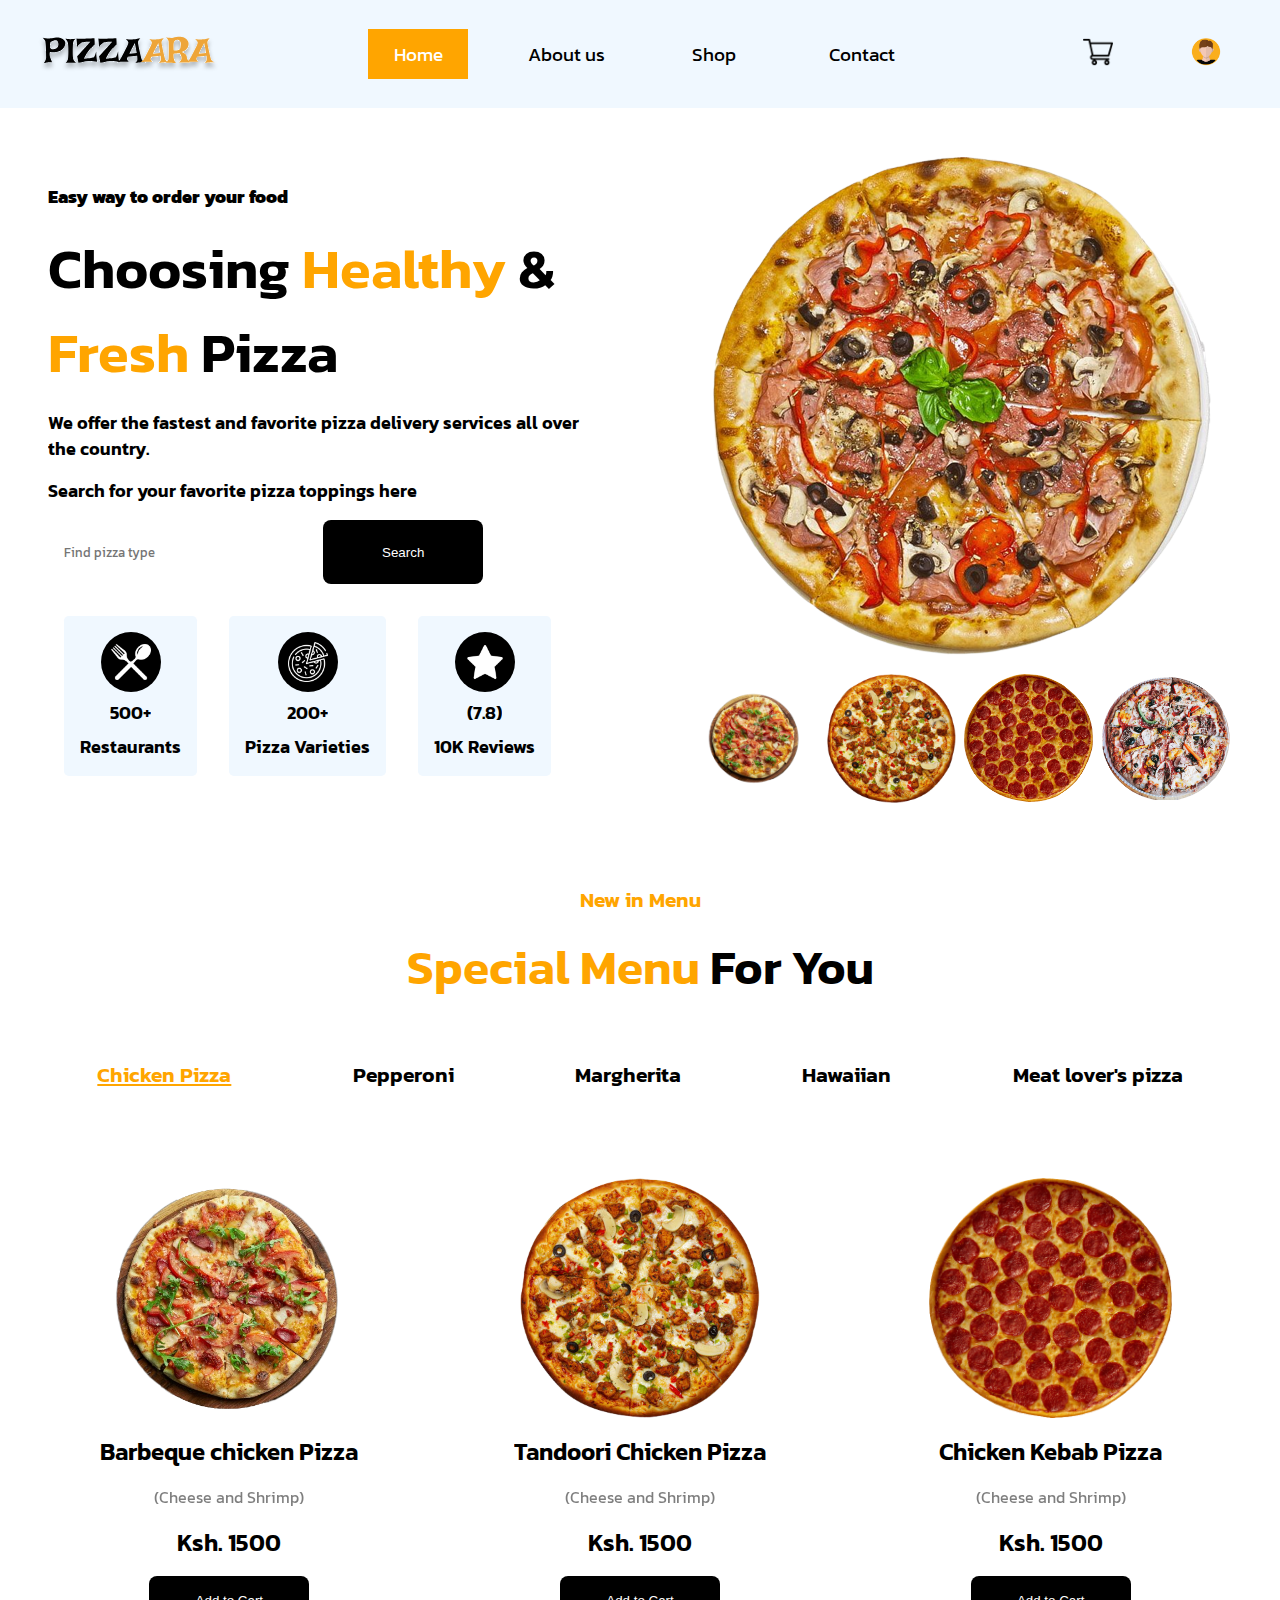
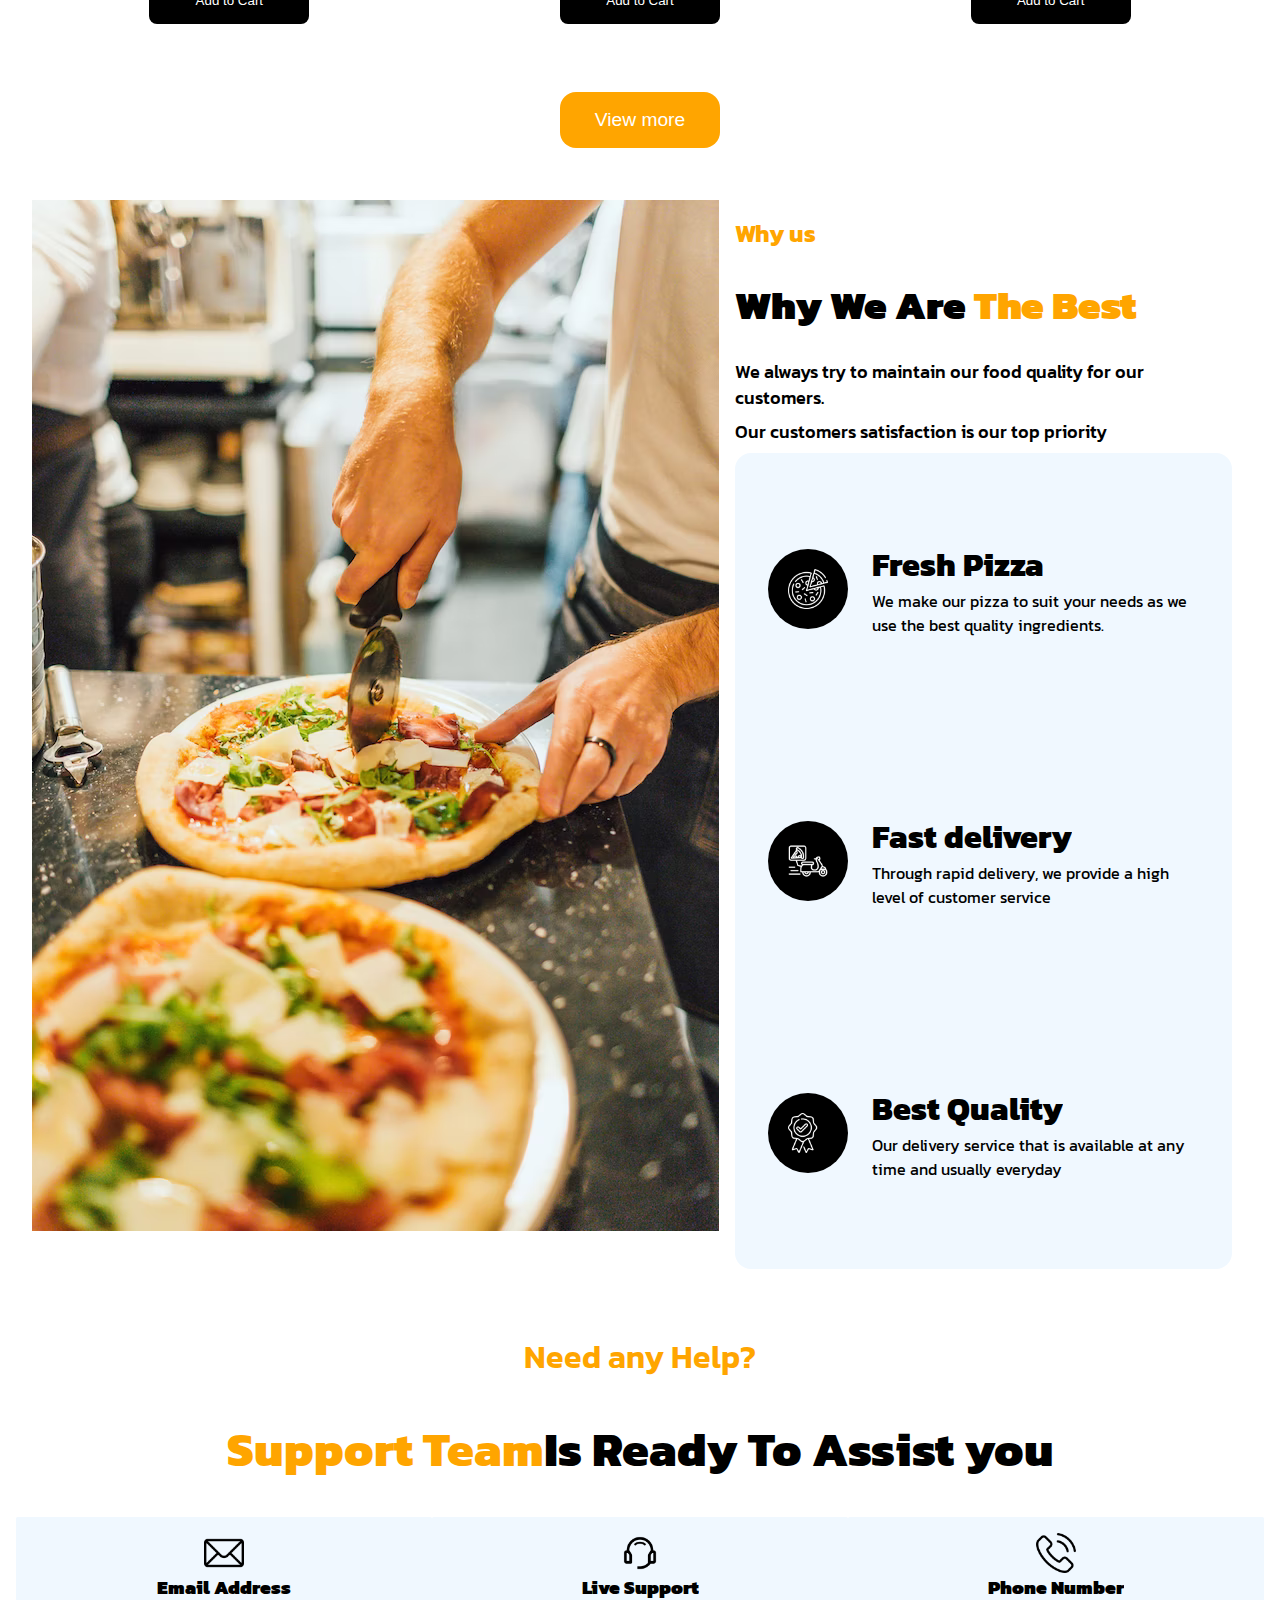
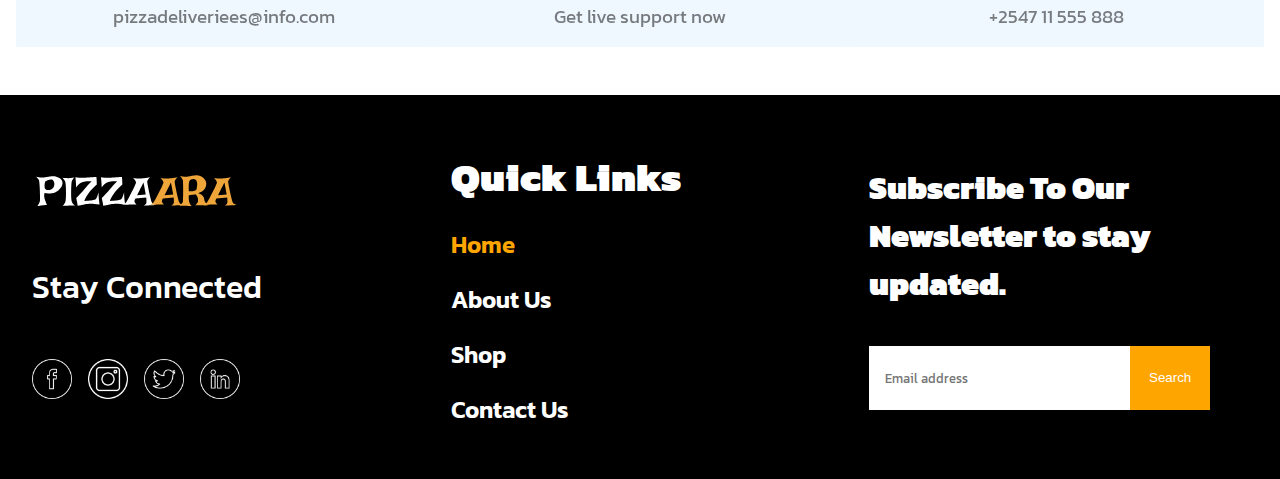
<file: pages/index.html>
<!DOCTYPE html>
<html lang="en">
  <head>
    <meta charset="UTF-8" />
    <meta http-equiv="X-UA-Compatible" content="IE=edge" />
    <meta name="viewport" content="width=device-width, initial-scale=1.0" />
    <link rel="stylesheet" href="/styles/home.css" />
    <link rel="preconnect" href="https://fonts.googleapis.com" />
    <link rel="preconnect" href="https://fonts.gstatic.com" crossorigin />
    <link
      href="https://fonts.googleapis.com/css2?family=Kanit:ital,wght@0,100;0,200;0,300;0,400;0,500;0,600;0,700;0,800;0,900;1,100;1,200;1,300;1,400;1,500;1,600;1,700;1,800;1,900&display=swap"
      rel="stylesheet"
    />
    <title>Pizzaara Deliveries</title>
  </head>
  <body>
    <!--Navigation Bar-->
    <div class="nav">
      <div class="logo">
        <img src="/pizzaara-deliveries (3)/images/logo.svg" alt="" />
      </div>
      <div class="links">
        <a class="active" href="#">Home</a>
        <a href="#">About us</a>
        <a href="/pages/shop.html">Shop</a>
        <a href="#">Contact</a>
      </div>
      <div class="icons">
        <a href="#"
          ><img src="/pizzaara-deliveries (3)/images/shopping-cart.png" alt=""
        /></a>
        <a href="#"
          ><img src="/pizzaara-deliveries (3)/images/avatar.png" alt=""
        /></a>
      </div>
    </div>

    <!-- Contents -->
    <section class="content-holder">
      <div class="right-content">
        <h3>Easy way to order your food</h3>
        <h1>Choosing <i>Healthy</i> & <i>Fresh</i> Pizza</h1>
        <p>
          We offer the fastest and favorite pizza delivery services all over the
          country.
        </p>
        <p>Search for your favorite pizza toppings here</p>

        <!-- Search-->
        <div class="search">
          <input
            type="text"
            name="search"
            id="search"
            placeholder="Find pizza type"
          />
          <button type="button">Search</button>
        </div>

        <!-- cards -->
        <div class="card-holder">
          <div class="card">
            <div class="img-wrapper">
              <img src="/pizzaara-deliveries (3)/images/cutlery.png" alt="" />
            </div>
            <p>500+</p>
            <p>Restaurants</p>
          </div>
          <div class="card">
            <div class="img-wrapper">
              <img
                src="/pizzaara-deliveries (3)/images/fresh-pizza.png"
                alt=""
              />
            </div>
            <p>200+</p>
            <p>Pizza Varieties</p>
          </div>
          <div class="card">
            <div class="img-wrapper">
              <img src="/pizzaara-deliveries (3)/images/star.png" alt="" />
            </div>
            <p>(7.8)</p>
            <p>10K Reviews</p>
          </div>
        </div>
      </div>

      <!-- right side -->
      <div class="left-content">
        <div class="hero">
          <img src="/pizzaara-deliveries (3)/images/hero-pizza.png" alt="" />
        </div>
        <div class="small-hero">
          <img src="/pizzaara-deliveries (3)/images/pizza-1.png" alt="" />
          <img src="/pizzaara-deliveries (3)/images/pizza-2.png" alt="" />
          <img src="/pizzaara-deliveries (3)/images/pizza-3.png" alt="" />
          <img src="/pizzaara-deliveries (3)/images/pizza-4.png" alt="" />
        </div>
      </div>
    </section>

    <section class="txt">
      <h4>New in Menu</h4>
      <h1><i>Special Menu</i> For You</h1>
    </section>

    <section class="underlined-text">
      <a class="active" href="#">Chicken Pizza</a>
      <a href="#">Pepperoni</a>
      <a href="#">Margherita</a>
      <a href="#">Hawaiian</a>
      <a href="#">Meat lover's pizza</a>
    </section>

    <section class="big-card">
      <div class="inner-card">
        <img src="/pizzaara-deliveries (3)/images/pizza-1.png" alt="" />
        <h3>Barbeque chicken Pizza</h3>
        <h4>(Cheese and Shrimp)</h4>
        <h2>Ksh. 1500</h2>
        <button type="button">Add to Cart</button>
      </div>
      <div class="inner-card">
        <img src="/pizzaara-deliveries (3)/images/pizza-2.png" alt="" />
        <h3>Tandoori Chicken Pizza</h3>
        <h4>(Cheese and Shrimp)</h4>
        <h2>Ksh. 1500</h2>
        <button type="button">Add to Cart</button>
      </div>
      <div class="inner-card">
        <img src="/pizzaara-deliveries (3)/images/pizza-3.png" alt="" />
        <h3>Chicken Kebab Pizza</h3>
        <h4>(Cheese and Shrimp)</h4>
        <h2>Ksh. 1500</h2>
        <button type="button">Add to Cart</button>
      </div>
    </section>

    <section class="btn-cover">
      <button type="submit">View more</button>
    </section>

    <section class="big-hero">
      <div class="left-big">
        <img src="/pizzaara-deliveries (3)/images/why-us.png" alt="" />
      </div>
      <div class="right-big">
        <h6>Why us</h6>
        <h5>Why We Are <i>The Best</i></h5>
        <h4>We always try to maintain our food quality for our customers.</h4>
        <h4>Our customers satisfaction is our top priority</h4>
        <div class="inner-right">
          <div class="inner-card-right">
            <div class="wrap-img">
              <img
                src="/pizzaara-deliveries (3)/images/fresh-pizza.png"
                alt=""
              />
            </div>
            <div class="para">
              <h1>Fresh Pizza</h1>
              <p>
                We make our pizza to suit your needs as we use the best quality
                ingredients.
              </p>
            </div>
          </div>
          <div class="inner-card-right">
            <div class="wrap-img">
              <img
                src="/pizzaara-deliveries (3)/images/fast-delivery.png"
                alt=""
              />
            </div>
            <div class="para">
              <h1>Fast delivery</h1>
              <p>
                Through rapid delivery, we provide a high level of customer
                service
              </p>
            </div>
          </div>
          <div class="inner-card-right">
            <div class="wrap-img">
              <img src="/pizzaara-deliveries (3)/images/quality.png" alt="" />
            </div>
            <div class="para">
              <h1>Best Quality</h1>
              <p>
                Our delivery service that is available at any time and usually
                everyday
              </p>
            </div>
          </div>
        </div>
      </div>
    </section>

    <section class="one">Need any Help?</section>
    <section class="two"><i> Support Team </i> Is Ready To Assist you</section>

    <section class="contacts">
      <div class="contact-holder">
        <img src="/pizzaara-deliveries (3)/images/mail.png" alt="" />
        <h2>Email Address</h2>
        <h3>pizzadeliveriees@info.com</h3>
      </div>
      <div class="contact-holder">
        <img src="/pizzaara-deliveries (3)/images/live-support.png" alt="" />
        <h2>Live Support</h2>
        <h3>Get live support now</h3>
      </div>
      <div class="contact-holder">
        <img src="/pizzaara-deliveries (3)/images/phone.png" alt="" />
        <h2>Phone Number</h2>
        <h3>+2547 11 555 888</h3>
      </div>
    </section>

    <footer class="footer">
      <div class="footer-holder-1">
        <img src="/pizzaara-deliveries (3)/images/logo_light.svg" alt="" />
        <h1>Stay Connected</h1>
        <div class="social-media">
          <img src="/pizzaara-deliveries (3)/images/facebook.png" alt="" />
          <img src="/pizzaara-deliveries (3)/images/instagram.png" alt="" />
          <img src="/pizzaara-deliveries (3)/images/twitter.png" alt="" />
          <img src="/pizzaara-deliveries (3)/images/linkedin.png" alt="" />
        </div>
      </div>
      <div class="footer-holder-2">
        <h1>Quick Links</h1>
        <a class="active" href="#">Home</a>
        <a href="#">About Us</a>
        <a href="/pages/shop.html">Shop</a>
        <a href="#">Contact Us</a>
      </div>

      <div class="footer-holder-3">
        <h1>Subscribe To Our Newsletter to stay updated.</h1>
        <div class="search-2">
          <input
            type="text"
            name="search"
            id="search"
            placeholder="Email address"
          />
          <button type="button">Search</button>
        </div>
      </div>
    </footer>
  </body>
</html>
</file>
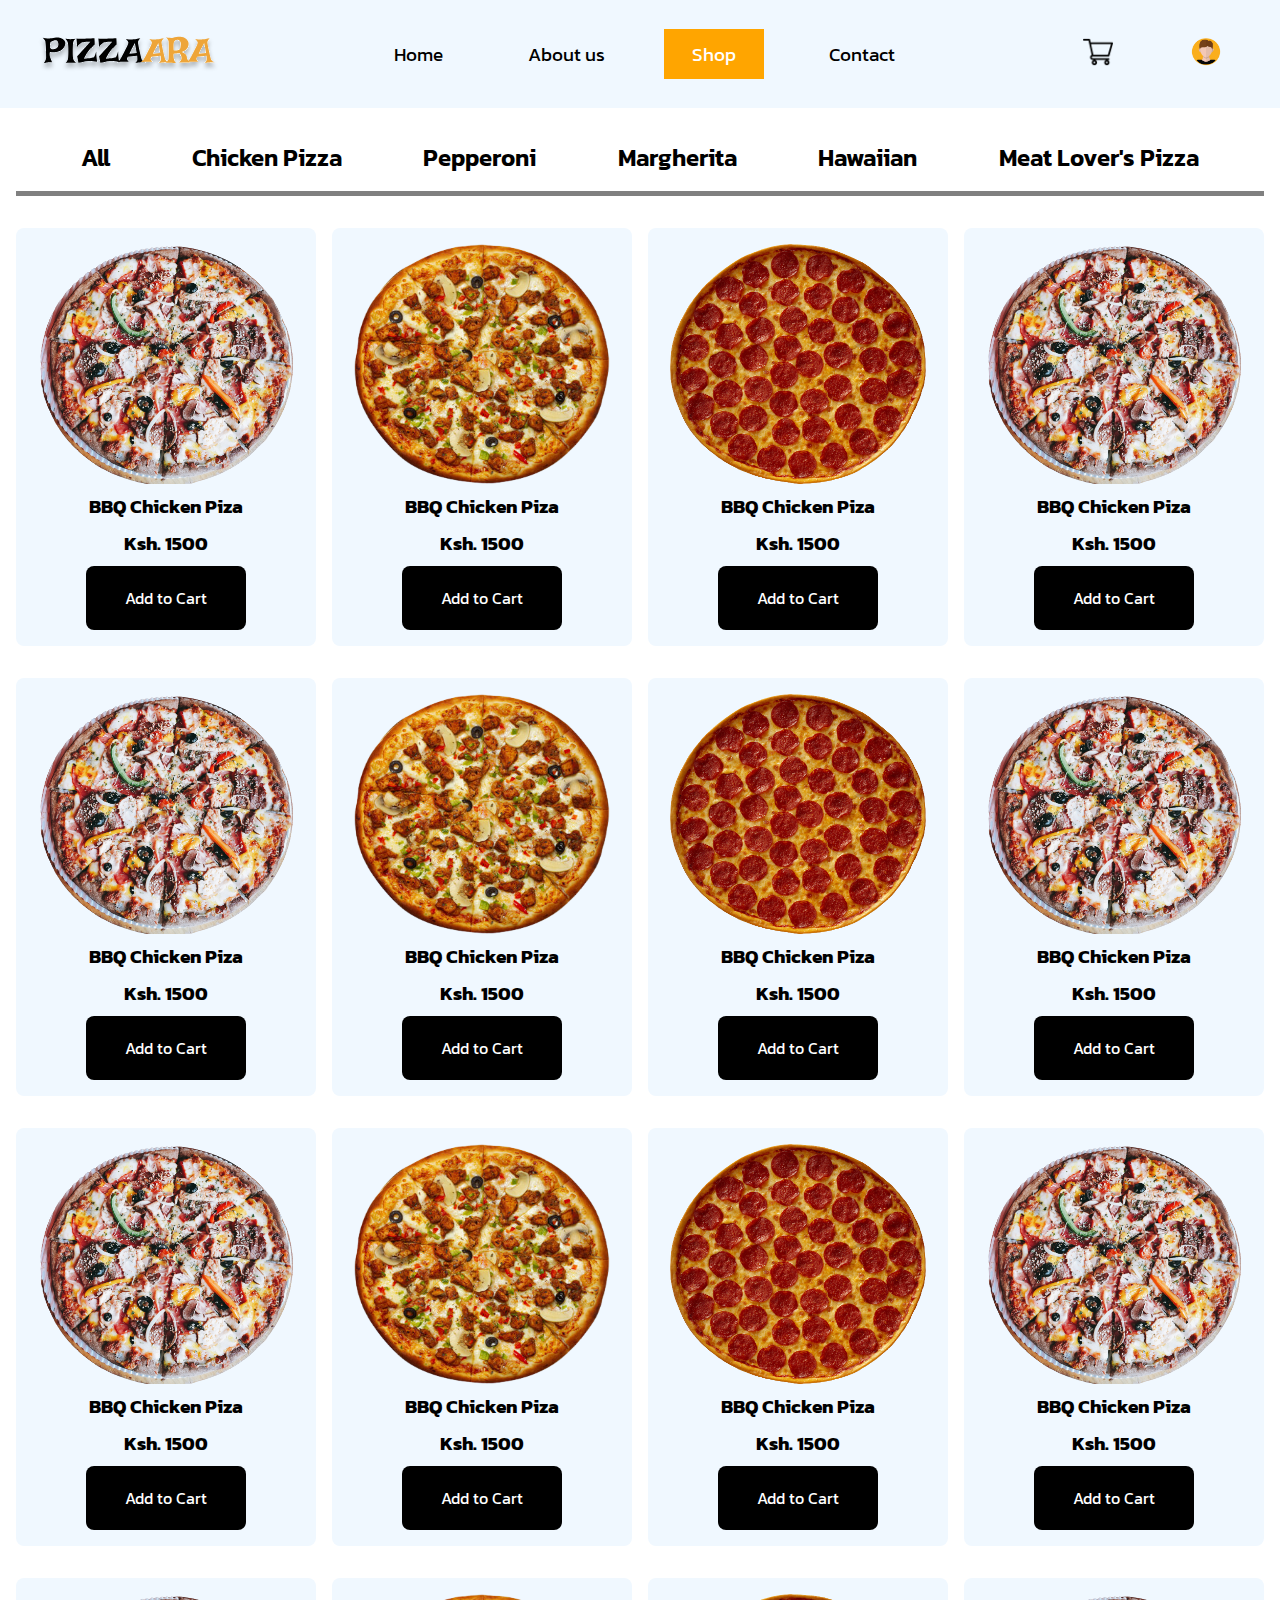
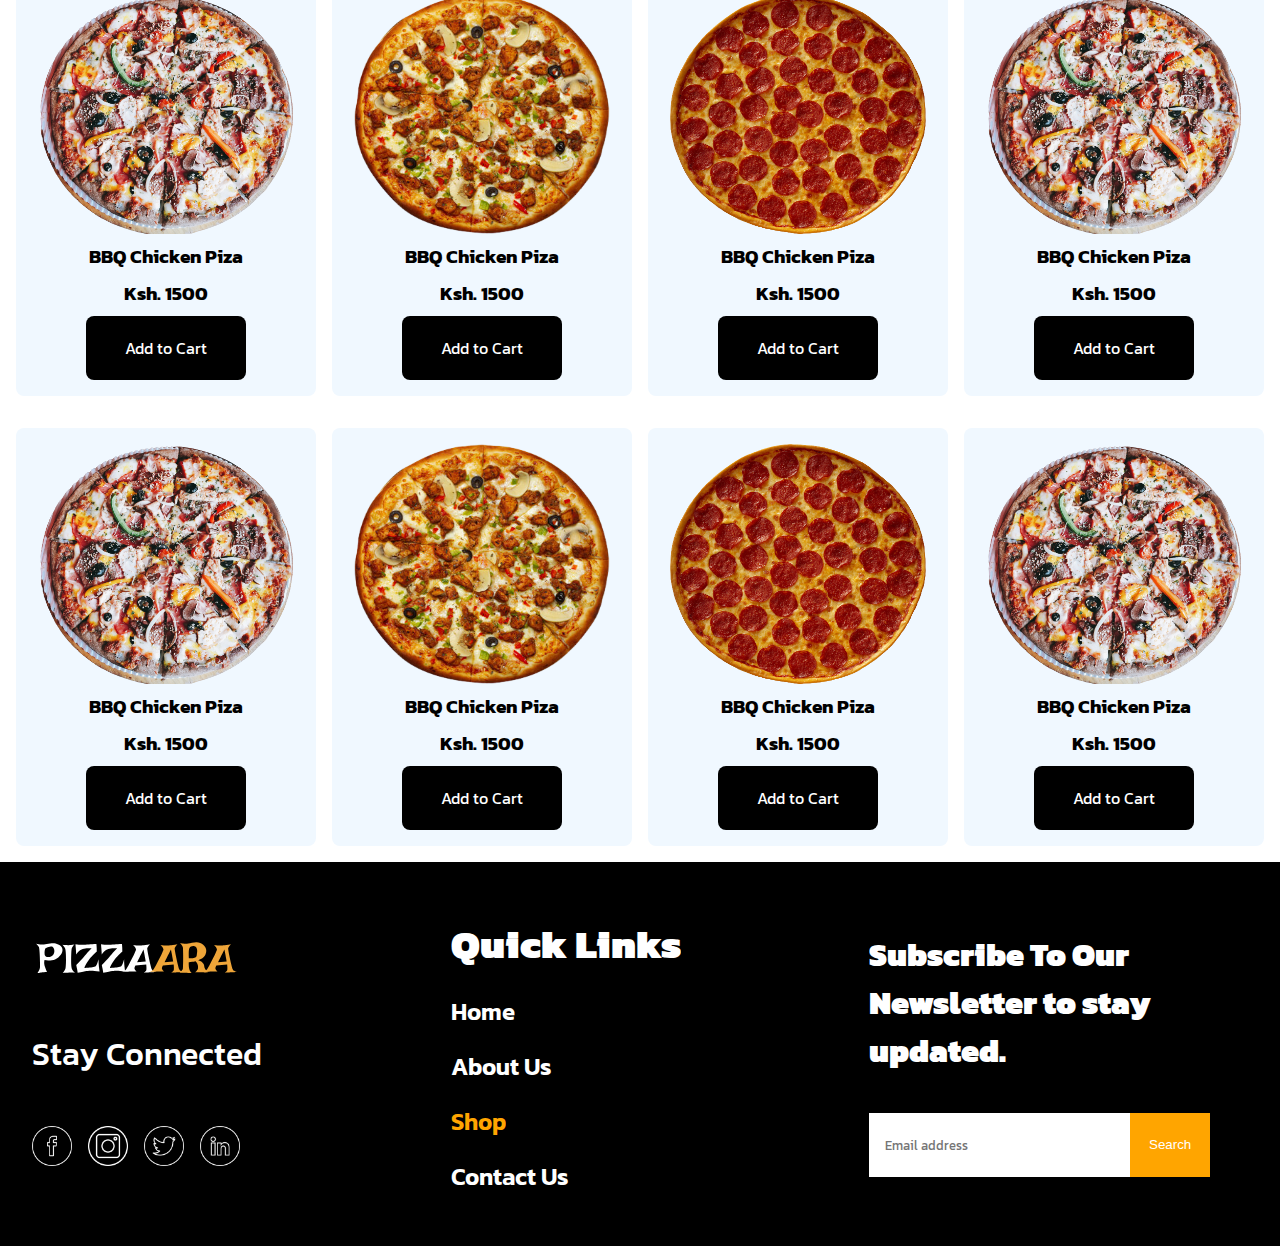
<file: pages/shop.html>
<!DOCTYPE html>
<html lang="en">
<head>
    <meta charset="UTF-8">
    <meta http-equiv="X-UA-Compatible" content="IE=edge">
    <meta name="viewport" content="width=device-width, initial-scale=1.0">
    <link rel="stylesheet" href="/styles/shop.css">
    <link rel="preconnect" href="https://fonts.googleapis.com">
<link rel="preconnect" href="https://fonts.gstatic.com" crossorigin>
<link href="https://fonts.googleapis.com/css2?family=Kanit:ital,wght@0,100;0,200;0,300;0,400;0,500;0,600;0,700;0,800;0,900;1,100;1,200;1,300;1,400;1,500;1,600;1,700;1,800;1,900&display=swap" rel="stylesheet">
    <title>Pizzaara Deliveries</title>
</head>
<body>
    <!--Navigation Bar Start-->
    <div class="nav">
        <div class="logo">
            <img src="/pizzaara-deliveries (3)/images/logo.svg" alt="">
        </div>
        <div class="links">
            <a href="/pages/home.html">Home</a>
            <a href="#">About us</a>
            <a class="active" href="/pages/shop.html">Shop</a>
            <a href="#">Contact</a>
        </div>
        <div class="icons">
            <a href="#"><img src="/pizzaara-deliveries (3)/images/shopping-cart.png" alt=""></a>
            <a href="#"><img src="/pizzaara-deliveries (3)/images/avatar.png" alt=""></a>
        </div>
    </div>
    <!-- Navigation Bar End-->

    <!-- Content Start-->

    <section class="shop-upper">
        <div class="shop-upper-links">
            <a href="">All</a>
            <a href="">Chicken Pizza</a>
            <a href="">Pepperoni</a>
            <a href="">Margherita</a>
            <a href="">Hawaiian</a>
            <a href="">Meat Lover's Pizza</a>
        </div>
    </section>

    <section class="common">
        <div class="card">
            <img src="/pizzaara-deliveries (3)/images/pizza-4.png" alt="">
            <h1>BBQ Chicken Piza</h1>
            <h1>Ksh. 1500</h1>
            <button type="submit"> Add to Cart</button>
        </div>
        <div class="card">
            <img src="/pizzaara-deliveries (3)/images/pizza-2.png" alt="">
            <h1>BBQ Chicken Piza</h1>
            <h1>Ksh. 1500</h1>
            <button type="submit"> Add to Cart</button>
        </div>
        <div class="card">
            <img src="/pizzaara-deliveries (3)/images/pizza-3.png" alt="">
            <h1>BBQ Chicken Piza</h1>
            <h1>Ksh. 1500</h1>
            <button type="submit"> Add to Cart</button>
        </div>
        <div class="card">
            <img src="/pizzaara-deliveries (3)/images/pizza-4.png" alt="">
            <h1>BBQ Chicken Piza</h1>
            <h1>Ksh. 1500</h1>
            <button type="submit"> Add to Cart</button>
        </div>
    </section>
    <section class="common">
        <div class="card">
            <img src="/pizzaara-deliveries (3)/images/pizza-4.png" alt="">
            <h1>BBQ Chicken Piza</h1>
            <h1>Ksh. 1500</h1>
            <button type="submit"> Add to Cart</button>
        </div>
        <div class="card">
            <img src="/pizzaara-deliveries (3)/images/pizza-2.png" alt="">
            <h1>BBQ Chicken Piza</h1>
            <h1>Ksh. 1500</h1>
            <button type="submit"> Add to Cart</button>
        </div>
        <div class="card">
            <img src="/pizzaara-deliveries (3)/images/pizza-3.png" alt="">
            <h1>BBQ Chicken Piza</h1>
            <h1>Ksh. 1500</h1>
            <button type="submit"> Add to Cart</button>
        </div>
        <div class="card">
            <img src="/pizzaara-deliveries (3)/images/pizza-4.png" alt="">
            <h1>BBQ Chicken Piza</h1>
            <h1>Ksh. 1500</h1>
            <button type="submit"> Add to Cart</button>
        </div>
    </section>
    <section class="common">
        <div class="card">
            <img src="/pizzaara-deliveries (3)/images/pizza-4.png" alt="">
            <h1>BBQ Chicken Piza</h1>
            <h1>Ksh. 1500</h1>
            <button type="submit"> Add to Cart</button>
        </div>
        <div class="card">
            <img src="/pizzaara-deliveries (3)/images/pizza-2.png" alt="">
            <h1>BBQ Chicken Piza</h1>
            <h1>Ksh. 1500</h1>
            <button type="submit"> Add to Cart</button>
        </div>
        <div class="card">
            <img src="/pizzaara-deliveries (3)/images/pizza-3.png" alt="">
            <h1>BBQ Chicken Piza</h1>
            <h1>Ksh. 1500</h1>
            <button type="submit"> Add to Cart</button>
        </div>
        <div class="card">
            <img src="/pizzaara-deliveries (3)/images/pizza-4.png" alt="">
            <h1>BBQ Chicken Piza</h1>
            <h1>Ksh. 1500</h1>
            <button type="submit"> Add to Cart</button>
        </div>
    </section>
    <section class="common">
        <div class="card">
            <img src="/pizzaara-deliveries (3)/images/pizza-4.png" alt="">
            <h1>BBQ Chicken Piza</h1>
            <h1>Ksh. 1500</h1>
            <button type="submit"> Add to Cart</button>
        </div>
        <div class="card">
            <img src="/pizzaara-deliveries (3)/images/pizza-2.png" alt="">
            <h1>BBQ Chicken Piza</h1>
            <h1>Ksh. 1500</h1>
            <button type="submit"> Add to Cart</button>
        </div>
        <div class="card">
            <img src="/pizzaara-deliveries (3)/images/pizza-3.png" alt="">
            <h1>BBQ Chicken Piza</h1>
            <h1>Ksh. 1500</h1>
            <button type="submit"> Add to Cart</button>
        </div>
        <div class="card">
            <img src="/pizzaara-deliveries (3)/images/pizza-4.png" alt="">
            <h1>BBQ Chicken Piza</h1>
            <h1>Ksh. 1500</h1>
            <button type="submit"> Add to Cart</button>
        </div>
    </section>
    <section class="common">
        <div class="card">
            <img src="/pizzaara-deliveries (3)/images/pizza-4.png" alt="">
            <h1>BBQ Chicken Piza</h1>
            <h1>Ksh. 1500</h1>
            <button type="submit"> Add to Cart</button>
        </div>
        <div class="card">
            <img src="/pizzaara-deliveries (3)/images/pizza-2.png" alt="">
            <h1>BBQ Chicken Piza</h1>
            <h1>Ksh. 1500</h1>
            <button type="submit"> Add to Cart</button>
        </div>
        <div class="card">
            <img src="/pizzaara-deliveries (3)/images/pizza-3.png" alt="">
            <h1>BBQ Chicken Piza</h1>
            <h1>Ksh. 1500</h1>
            <button type="submit"> Add to Cart</button>
        </div>
        <div class="card">
            <img src="/pizzaara-deliveries (3)/images/pizza-4.png" alt="">
            <h1>BBQ Chicken Piza</h1>
            <h1>Ksh. 1500</h1>
            <button type="submit"> Add to Cart</button>
        </div>
    </section>

    <!-- Content End-->

    <!-- Footer Start-->
    <footer class="footer">
        <div class="footer-holder-1">
            <img src="/pizzaara-deliveries (3)/images/logo_light.svg" alt="">
            <h1>Stay Connected</h1>
            <div class="social-media">
                <img src="/pizzaara-deliveries (3)/images/facebook.png" alt="">
                <img src="/pizzaara-deliveries (3)/images/instagram.png" alt="">
                <img src="/pizzaara-deliveries (3)/images/twitter.png" alt="">
                <img src="/pizzaara-deliveries (3)/images/linkedin.png" alt="">
            </div>
        </div>
        <div class="footer-holder-2">
            <h1>Quick Links</h1>
            <a href="/pages/home.html">Home</a>
            <a href="#">About Us</a>
            <a class="active" href="/pages/shop.html">Shop</a>
            <a href="#">Contact Us</a>
        </div>

        <div class="footer-holder-3">
            <h1>
                Subscribe To Our Newsletter to stay updated.
            </h1>
            <div class="search-2">
                <input type="text" name="search" id="search" placeholder="Email address">
                <button type="button">Search</button>
            </div>
        </div>
    </footer>
    <!-- Footer End-->
</body>
</html>
</file>
<file: styles/home.css>
*,
body {
  margin: 0;
  padding: 0;
  box-sizing: 0;
  overflow: auto;
}

.nav {
  background-color: aliceblue;
  overflow: hidden;
  width: 100vw;
  height: 12vh;
  display: flex;
  justify-content: space-between;
}

.logo {
  height: 100%;
  width: 20vw;
  display: flex;
  align-items: center;
  justify-content: center;
}

.links {
  height: 100%;
  width: 50vw;
  display: flex;
  align-items: center;
  justify-content: space-evenly;
}

.links a {
  height: 50px;
  width: 100px;
  display: flex;
  align-items: center;
  justify-content: center;
  text-decoration: none;
  color: black;
  font-size: 1.2em;
  font-family: "Kanit", sans-serif;
  font-weight: 400;
  font-style: normal;
}

.links a.active {
  background-color: orange;
  color: white;
}

.links a:hover {
  background-color: orange;
  color: white;
}

.icons {
  height: 100%;
  width: 20vw;
  display: flex;
  align-items: center;
  justify-content: space-evenly;
}

.icons img {
  height: 30px;
  width: 30px;
  margin: 20px;
}

/*Content*/
.content-holder {
  display: flex;
  align-items: center;
  justify-content: space-between;
  flex: 1;
}

.right-content {
  display: flex;
  flex: 1;
  padding: 3em;
  align-items: start;
  gap: 1rem;
  flex-direction: column;
}

.right-content h1 {
  font-size: 3.5em;
  font-family: "Kanit", sans-serif;
  font-weight: 600;
  font-style: normal;
}

.right-content h1 i {
  text-decoration: none;
  font-style: normal;
  color: orange;
}

.right-content h3 {
  font-size: 1.1em;
  font-family: "Kanit", sans-serif;
  font-weight: 800;
  font-style: normal;
}

.right-content p {
  font-size: 1.1em;
  font-family: "Kanit", sans-serif;
  font-weight: 600;
  font-style: normal;
}

.search {
  width: 80%;
  height: 4rem;
  display: flex;
  justify-content: center;
}

.search input {
  display: flex;
  flex: 1;
  padding: 1rem;
  font-family: "Kanit", sans-serif;
  outline: none;
  border: none;
  border-color: black;
  border-radius: 0.5rem;
}

.search button {
  width: 10rem;
  background-color: black;
  color: white;
  border: none;
  border-radius: 0.5rem;
}

.card-holder {
  height: 10rem;
  width: fit-content;
  display: flex;
  align-items: center;
  flex-direction: row;
  gap: 2rem;
  padding: 1rem;
}

.card {
  height: 80%;
  width: 33.3333333333;
  display: flex;
  align-items: center;
  flex-direction: column;
  justify-content: space-between;
  padding: 1rem;
  border-radius: 0.3rem;
  background-color: aliceblue;
}

.img-wrapper {
  height: 60px;
  width: 60px;
  border-radius: 50%;
  background-color: black;
  display: flex;
  align-items: center;
  justify-content: center;
}

.img-wrapper img {
  height: 40px;
  width: 40px;
}

.left-content {
  display: flex;
  flex-direction: column;
  flex: 1;
  padding: 3em;
}

.hero {
  display: flex;
  align-items: center;
  justify-content: center;
  flex: 1;
  padding: 1px;
}

.small-hero {
  display: flex;
  align-items: center;
  justify-content: space-evenly;
  flex: 1;
  padding: 2px;
  gap: 0.5rem;
}

.small-hero img {
  object-fit: contain;
  height: 10rem;
  width: 10rem;
}

.txt {
  display: flex;
  align-items: center;
  justify-content: center;
  gap: 1rem;
  padding: 1rem;
  flex-direction: column;
}

.txt h4 {
  font-size: 1.3em;
  font-family: "Kanit", sans-serif;
  font-weight: 600;
  font-style: normal;
  color: orange;
}

.txt h1 {
  font-size: 3em;
  font-family: "Kanit", sans-serif;
  font-weight: 600;
  font-style: normal;
  color: black;
}

.txt h1 i {
  text-decoration: none;
  font-style: normal;
  color: orange;
}

.underlined-text {
  display: flex;
  align-items: center;
  justify-content: space-evenly;
  gap: 1rem;
  padding: 1rem;
  flex-direction: row;
  flex: 1;
  height: fit-content;
}

.underlined-text a {
  padding: 1.5rem;
  text-decoration: none;
  color: black;
  font-size: 1.3em;
  font-family: "Kanit", sans-serif;
  font-weight: 600;
  font-style: normal;
}

.underlined-text a:hover {
  text-decoration: underline;
  color: orange;
}

.underlined-text a.active {
  color: orange;
  text-decoration: underline;
}

.big-card {
  height: fit-content;
  display: flex;
  flex: 1;
  padding: 2rem;
  align-items: center;
  justify-content: space-evenly;
  flex-direction: row;
  gap: 1rem;
}

.inner-card {
  height: fit-content;
  flex: 1;
  display: flex;
  align-items: center;
  justify-content: space-evenly;
  flex-direction: column;
  gap: 1rem;
  padding: 1rem;
  border-radius: 1rem;
}

.inner-card img {
  height: 15rem;
  width: fit-content;
}

.inner-card button {
  width: 10rem;
  height: 3rem;
  background-color: black;
  color: white;
  border: none;
  border-radius: 0.5rem;
}

.inner-card h3,
h2 {
  font-size: 1.5em;
  font-family: "Kanit", sans-serif;
  font-weight: 600;
  font-style: normal;
}

.inner-card h4 {
  font-size: 1em;
  font-family: "Kanit", sans-serif;
  font-weight: 400;
  font-style: normal;
  color: black;
  opacity: 50%;
}

.btn-cover {
  height: 4rem;
  display: flex;
  align-items: center;
  justify-content: center;
  padding: 1rem;
}

.btn-cover button {
  height: 3.5rem;
  width: 10rem;
  color: white;
  background-color: orange;
  outline: none;
  border: none;
  font-size: 1.2rem;
  border-radius: 1rem;
}

.btn-cover button:hover {
  cursor: pointer;
}

.big-hero {
  height: fit-content;
  padding: 2rem;
  display: flex;
  flex: 1;
}

.left-big {
  height: fit-content;
  width: fit-content;
}

.right-big {
  height: 100%;
  display: flex;
  flex: 1;
  flex-direction: column;
  justify-content: space-between;
  padding: 1rem;
  gap: 0.5rem;
}

.right-big h5 i {
  text-decoration: none;
  font-style: normal;
  color: orange;
}

.inner-right {
  height: fit-content;
  display: flex;
  flex: 1;
  flex-direction: column;
  gap: 2rem;
  align-items: center;
  justify-content: center;
  background-color: aliceblue;
  padding: 1rem;
  border-radius: 1rem;
}

.inner-card-right {
  height: 13rem;
  width: fit-content;
  background-color: aliceblue;
  border-radius: 1rem;
  display: flex;
  align-items: center;
  padding: 1rem;
  flex-direction: row;
  gap: 1rem;
  justify-content: space-evenly;
}

.right-big h6 {
  font-family: "Kanit", sans-serif;
  font-weight: 700;
  font-style: normal;
  font-size: 1.5rem;
  color: orange;
  margin-bottom: 1rem;
}

.right-big h5 {
  font-family: "Kanit", sans-serif;
  font-weight: 900;
  font-style: normal;
  font-size: 2.5rem;
  color: black;
  margin-bottom: 1rem;
}

.right-big h4 {
  font-family: "Kanit", sans-serif;
  font-weight: 500;
  font-style: normal;
  font-size: 1.1rem;
  color: black;
}

.wrap-img {
  height: 80px;
  width: 80px;
  border-radius: 50%;
  background-color: black;
  display: flex;
  align-items: center;
  justify-content: center;
}

.wrap-img img {
  height: 40px;
  width: 40px;
}

.para {
  width: 20rem;
  display: flex;
  align-items: start;
  justify-content: space-between;
  flex-direction: column;
  padding: 0.5rem;
}

.para h1 {
  font-family: "Kanit", sans-serif;
  font-weight: 800;
  font-size: 2rem;
  font-style: normal;
}

.para p {
  font-family: "Kanit", sans-serif;
  font-weight: 400;
  font-size: 1rem;
  font-style: normal;
}

.one {
  height: fit-content;
  padding: 1rem;
  display: flex;
  align-items: center;
  justify-content: center;
  color: orange;
  font-family: "Kanit", sans-serif;
  font-weight: 600;
  font-size: 2rem;
  font-style: normal;
}

.two {
  height: fit-content;
  padding: 1rem;
  display: flex;
  align-items: center;
  justify-content: center;
  color: black;
  font-family: "Kanit", sans-serif;
  font-weight: 800;
  font-size: 3rem;
  font-style: normal;
}

.two i {
  text-decoration: none;
  font-style: normal;
  color: orange;
}

.contacts {
  height: fit-content;
  display: flex;
  align-items: center;
  justify-content: space-evenly;
  padding: 1rem;
}

.contact-holder {
  display: flex;
  align-items: center;
  justify-content: center;
  flex-direction: column;
  background-color: aliceblue;
  padding: 1rem;
  border-radius: 0.1rem;
  width: 25rem;
}

.contact-holder img {
  height: 40px;
  width: 40px;
}

.contact-holder h2 {
  font-family: "Kanit", sans-serif;
  font-weight: 900;
  font-size: 1.2rem;
  font-style: normal;
}

.contact-holder h3 {
  font-family: "Kanit", sans-serif;
  font-weight: 400;
  font-size: 1.2rem;
  font-style: normal;
  color: black;
  opacity: 50%;
}

.footer {
  height: fit-content;
  background-color: black;
  display: flex;
  align-items: center;
  justify-content: space-evenly;
  flex-direction: row;
  gap: 0.5rem;
  padding: 1rem;
  margin-top: 2rem;
}

.footer-holder-1 {
  height: 20rem;
  width: fit-content;
  display: flex;
  flex-direction: column;
  align-items: start;
  justify-content: space-evenly;
  background-color: transparent;
  flex: 1;
  padding: 1rem;
}

.footer-holder-1 h1 {
  font-weight: 500;
  font-size: 2rem;
  font-family: "Kanit", sans-serif;
  color: white;
}

.social-media {
  display: flex;
  align-items: start;
  justify-content: flex-start;
  flex-direction: row;
  background-color: transparent;
  width: 80%;
  gap: 1rem;
}

.social-media img {
  height: 40px;
  width: 40px;
}

.social-media img:hover {
  cursor: pointer;
}

.footer-holder-2 {
  height: 20rem;
  width: fit-content;
  display: flex;
  flex-direction: column;
  align-items: start;
  justify-content: space-evenly;
  background-color: transparent;
  flex: 1;
  padding: 1rem;
}

.footer-holder-2 h1 {
  font-weight: 900;
  font-size: 2.5rem;
  font-family: "Kanit", sans-serif;
  color: white;
}

.footer-holder-2 a {
  text-decoration: none;
  color: white;
  font-size: 1.5rem;
  font-family: "Kanit", sans-serif;
  font-weight: 600;
}

.footer-holder-2 .active {
  color: orange;
}

.footer-holder-2 a:hover {
  color: orange;
}

.footer-holder-3 {
  height: 20rem;
  width: fit-content;
  display: flex;
  flex-direction: column;
  align-items: start;
  justify-content: space-evenly;
  background-color: transparent;
  flex: 1;
  padding: 1rem;
}

.footer-holder-3 h1 {
  font-weight: 900;
  font-size: 2rem;
  font-family: "Kanit", sans-serif;
  color: white;
}

.search-2 {
  width: 90%;
  height: 4rem;
  display: flex;
  justify-content: center;
}

.search-2 input {
  display: flex;
  flex: 1;
  padding: 1rem;
  font-family: "Kanit", sans-serif;
  outline: none;
  border: none;
  border-color: black;
}

.search-2 button {
  width: 5rem;
  background-color: orange;
  color: white;
  border: none;
}

.search-2 button:hover {
  cursor: pointer;
}/*# sourceMappingURL=home.css.map */
</file>
<file: styles/shop.css>
* {
  margin: 0;
  padding: 0;
  box-sizing: 0;
  overflow: auto;
}

/* nav start */
.nav {
  background-color: aliceblue;
  overflow: hidden;
  width: 100vw;
  height: 12vh;
  display: flex;
  justify-content: space-between;
}
.nav .logo {
  height: 100%;
  width: 20vw;
  display: flex;
  align-items: center;
  justify-content: center;
}
.nav .links {
  height: 100%;
  width: 50vw;
  display: flex;
  align-items: center;
  justify-content: space-evenly;
}
.nav .links a {
  height: 50px;
  width: 100px;
  display: flex;
  align-items: center;
  justify-content: center;
  text-decoration: none;
  color: black;
  font-size: 1.2em;
  font-family: "Kanit", sans-serif;
  font-weight: 400;
  font-style: normal;
}
.nav .links a.active {
  background-color: orange;
  color: white;
}
.nav .links a:hover {
  background-color: orange;
  color: white;
}
.nav .icons {
  height: 100%;
  width: 20vw;
  display: flex;
  align-items: center;
  justify-content: space-evenly;
}
.nav .icons img {
  height: 30px;
  width: 30px;
  margin: 20px;
}

/* nav end */
/* Content start */
.shop-upper {
  height: fit-content;
  padding: 1rem;
}
.shop-upper .shop-upper-links {
  height: fit-content;
  display: flex;
  align-items: center;
  flex-direction: row;
  justify-content: space-evenly;
  border-bottom: 5px solid grey;
}
.shop-upper .shop-upper-links a {
  height: 100%;
  padding: 1rem;
  color: black;
  text-decoration: none;
  font-family: "Kanit", sans-serif;
  font-weight: 600;
  font-style: normal;
  font-size: 1.5em;
  border-bottom: 0px solid white;
  transition: all 0.2s ease-out;
}
.shop-upper .shop-upper-links a:hover {
  color: orange;
  border-bottom: 5px solid orange;
}

.common {
  height: fit-content;
  display: flex;
  align-items: center;
  justify-content: space-evenly;
  flex-direction: row;
  padding: 1rem;
  gap: 1rem;
}
.common .card {
  height: fit-content;
  display: flex;
  flex: 1;
  align-items: center;
  justify-content: space-evenly;
  padding: 1rem;
  flex-direction: column;
  gap: 0.5em;
  background-color: aliceblue;
  border-radius: 0.5rem;
}
.common .card img {
  height: 15rem;
  width: 16rem;
}
.common .card h1 {
  font-family: "Kanit", sans-serif;
  font-weight: 700;
  font-size: 1.2em;
}
.common .card button {
  height: 4em;
  width: 10em;
  background-color: black;
  color: white;
  border-radius: 0.5rem;
  border: none;
  outline: none;
  font-family: "Kanit", sans-serif;
  font-weight: 400;
  font-size: 1em;
}
.common .card button:hover {
  cursor: pointer;
  color: orange;
}

/* Content end */
/*  footer start  */
.footer {
  height: fit-content;
  background-color: black;
  display: flex;
  align-items: center;
  justify-content: space-evenly;
  flex-direction: row;
  gap: 0.5rem;
  padding: 1rem;
}
.footer .footer-holder-1 {
  height: 20rem;
  width: fit-content;
  display: flex;
  flex-direction: column;
  align-items: start;
  justify-content: space-evenly;
  background-color: transparent;
  flex: 1;
  padding: 1rem;
}
.footer .footer-holder-1 h1 {
  font-weight: 500;
  font-size: 2rem;
  font-family: "Kanit", sans-serif;
  color: white;
}
.footer .social-media {
  display: flex;
  align-items: start;
  justify-content: flex-start;
  flex-direction: row;
  background-color: transparent;
  width: 80%;
  gap: 1rem;
}
.footer .social-media img {
  height: 40px;
  width: 40px;
}
.footer .social-media img:hover {
  cursor: pointer;
}
.footer .footer-holder-2 {
  height: 20rem;
  width: fit-content;
  display: flex;
  flex-direction: column;
  align-items: start;
  justify-content: space-evenly;
  background-color: transparent;
  flex: 1;
  padding: 1rem;
}
.footer .footer-holder-2 h1 {
  font-weight: 900;
  font-size: 2.5rem;
  font-family: "Kanit", sans-serif;
  color: white;
}
.footer .footer-holder-2 a {
  text-decoration: none;
  color: white;
  font-size: 1.5rem;
  font-family: "Kanit", sans-serif;
  font-weight: 600;
}
.footer .footer-holder-2 a:hover {
  color: orange;
}
.footer .footer-holder-2 a.active {
  color: orange;
}
.footer .footer-holder-3 {
  height: 20rem;
  width: fit-content;
  display: flex;
  flex-direction: column;
  align-items: start;
  justify-content: space-evenly;
  background-color: transparent;
  flex: 1;
  padding: 1rem;
}
.footer .footer-holder-3 h1 {
  font-weight: 900;
  font-size: 2rem;
  font-family: "Kanit", sans-serif;
  color: white;
}
.footer .footer-holder-3 .search-2 {
  width: 90%;
  height: 4rem;
  display: flex;
  justify-content: center;
}
.footer .footer-holder-3 .search-2 input {
  display: flex;
  flex: 1;
  padding: 1rem;
  font-family: "Kanit", sans-serif;
  outline: none;
  border: none;
  border-color: black;
}
.footer .footer-holder-3 .search-2 button {
  width: 5rem;
  background-color: orange;
  color: white;
  border: none;
}
.footer .footer-holder-3 .search-2 button :hover {
  cursor: pointer;
}

/* footer end *//*# sourceMappingURL=shop.css.map */
</file>
